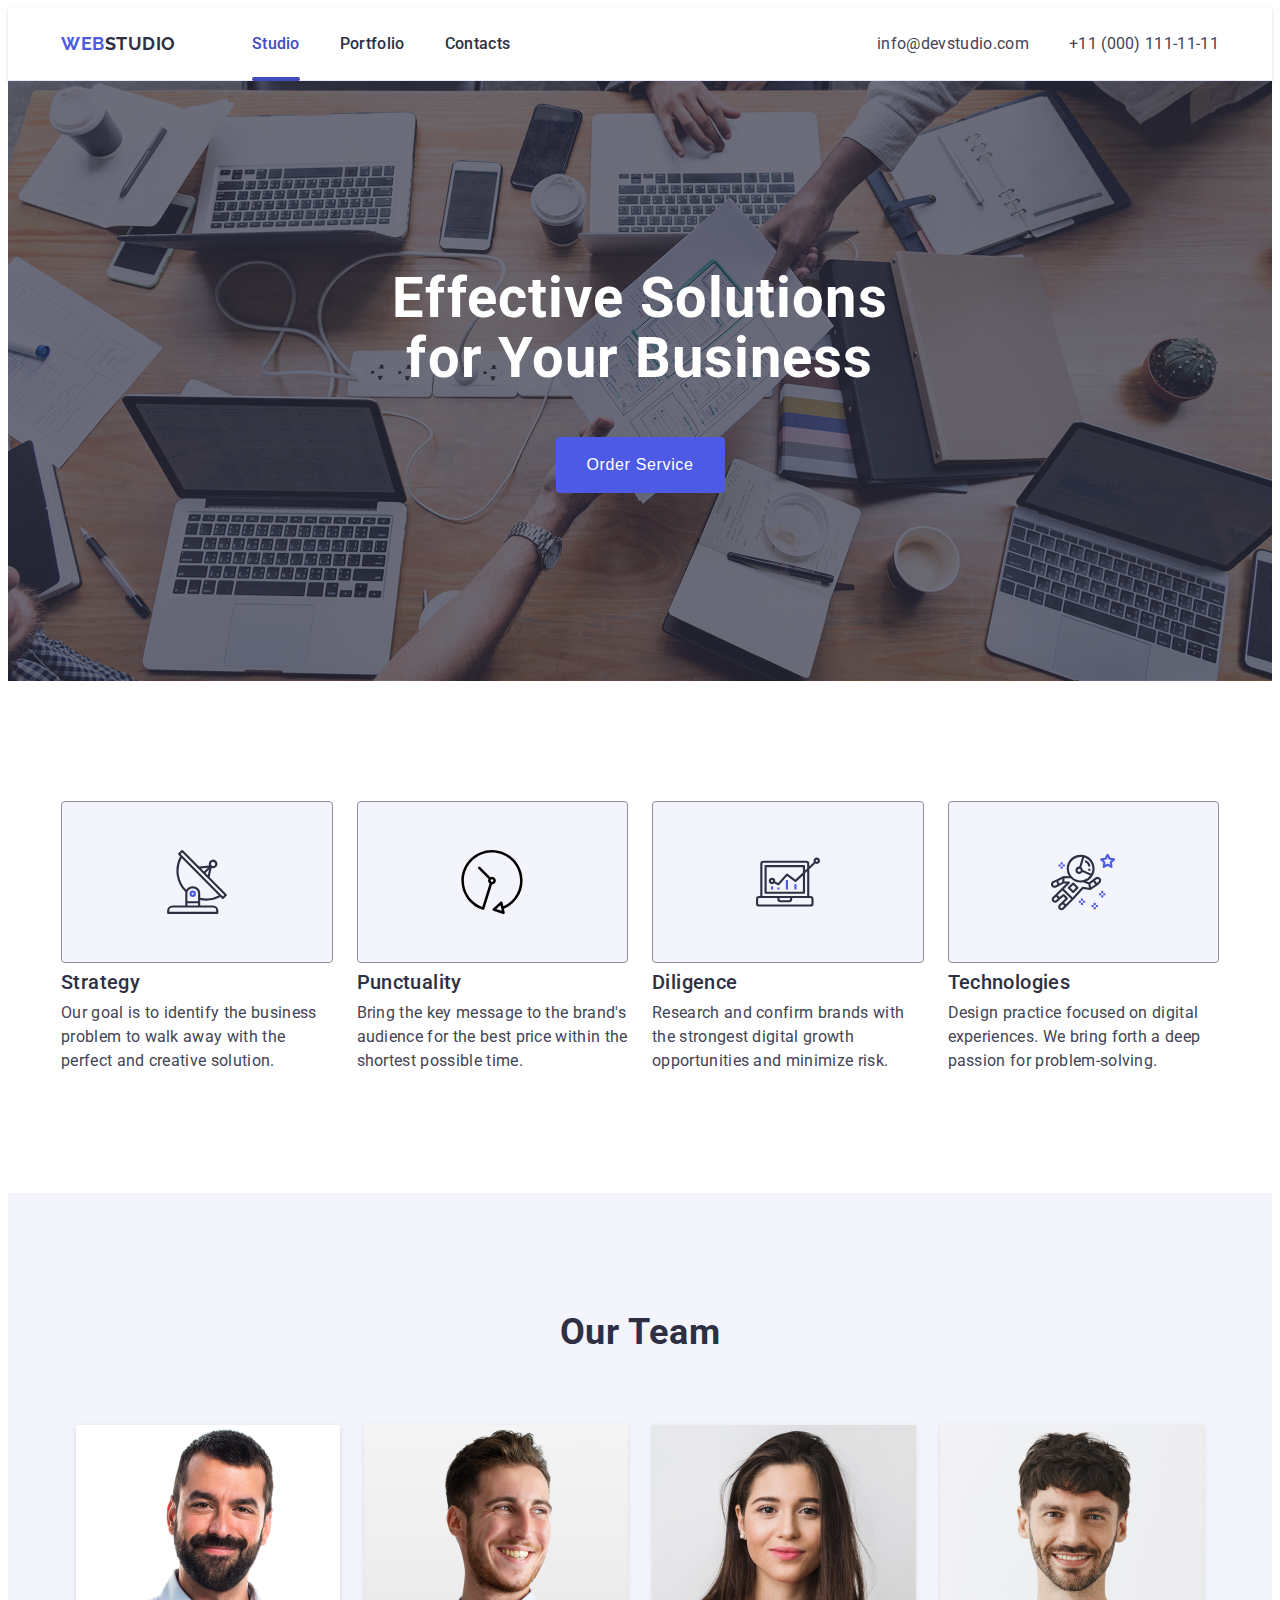
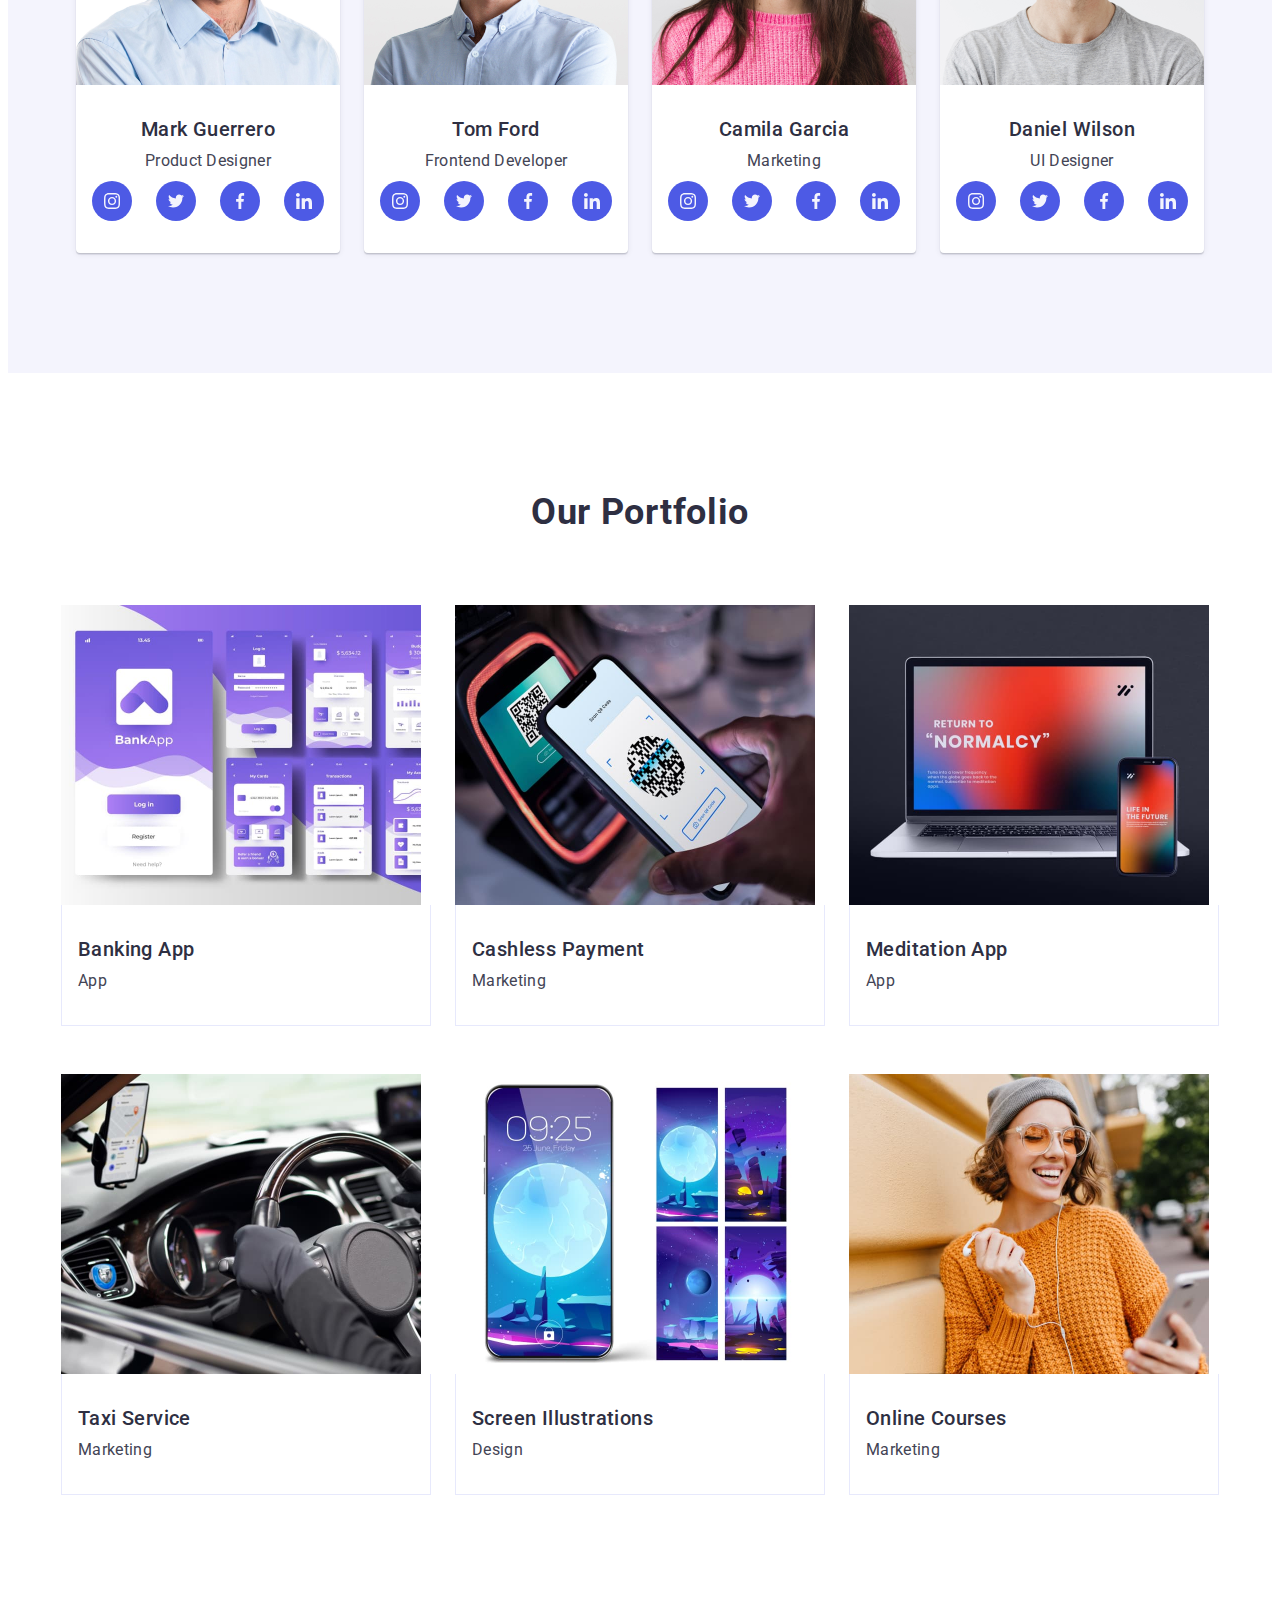
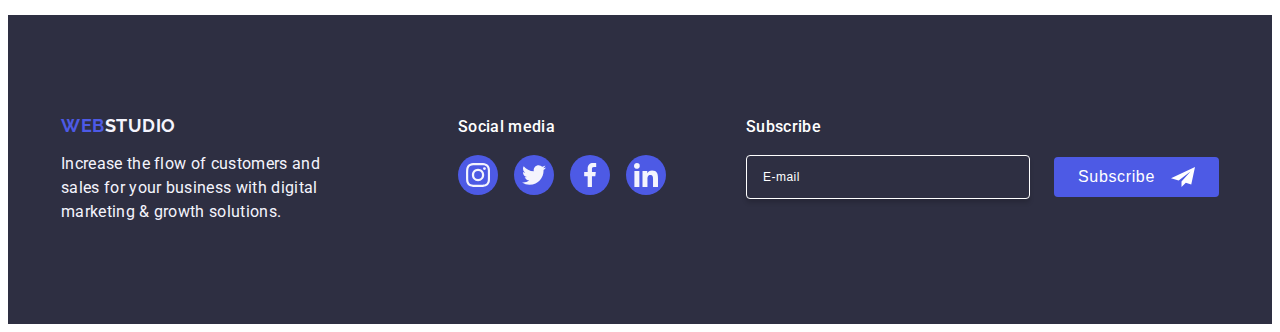
<file: index.html>
<!DOCTYPE html>
<html lang="en">
  <head>
    <meta charset="UTF-8" />
    <meta name="viewport" content="width=device-width, initial-scale=1.0" />
    <link
      rel="stylesheet"
      href="https://cdnjs.cloudflare.com/ajax/libs/modern-normalize/3.0.1/modern-normalize.min.css"
      integrity="sha512-q6WgHqiHlKyOqslT/lgBgodhd03Wp4BEqKeW6nNtlOY4quzyG3VoQKFrieaCeSnuVseNKRGpGeDU3qPmabCANg=="
      crossorigin="anonymous"
      referrerpolicy="no-referrer"
    />
    <link rel="preconnect" href="https://fonts.googleapis.com" />
    <link rel="preconnect" href="https://fonts.gstatic.com" crossorigin />
    <link
      href="https://fonts.googleapis.com/css2?family=Raleway:ital,wght@0,700;1,700&family=Roboto:wght@400;500;700&display=swap"
      rel="stylesheet"
    />
    <link rel="stylesheet" href="./css/style.css" />
    <meta name="viewport" content="width=device-width, initial-scale=1.0" />
    <title>Document</title>
  </head>
  <body>
    <header class="header-link">
      <div class="container header-container">
        <nav class="nav-link">
          <a href="./index.html" class="logo"
            >Web<span class="logo-text">Studio</span></a
          >
          <ul class="header-ul-class">
            <li>
              <a href="/" class="link-header-start">Studio</a>
            </li>
            <li>
              <a href="" class="link-header">Portfolio</a>
            </li>
            <li>
              <a href="" class="link-header">Contacts</a>
            </li>
          </ul>
        </nav>
        <address class="address-head">
          <ul class="address-class">
            <li>
              <a href="mailto:info@devstudio.com" class="address-link"
                >info@devstudio.com</a
              >
            </li>
            <li>
              <a href="tel:+110001111111" class="address-link"
                >+11 (000) 111-11-11</a
              >
            </li>
          </ul>
        </address>
        <button type="button" class="burger" data-modal-open>
          <svg height="24" width="24">
            <use href="./images/icons.svg#icon-heroicons-solid_menu"></use>
          </svg>
        </button>
      </div>
      <div class="mobile-menu" data-modal>
        <div class="container mobile-menu-container">
          <button class="mobile-menu-clouse" data-modal-close>
            <svg height="8" width="8" class="svg-icon-mobile-menu">
              <use href="./images/icons2.svg#icon-close"></use>
            </svg>
          </button>
          <nav class="mobile-menu-nav">
            <ul class="mobile-menu-nav-ul">
              <li>
                <a href="" class="mobile-menu-nav-link-start">Studio</a>
              </li>
              <li>
                <a href="" class="mobile-menu-nav-link">Portfolio</a>
              </li>
              <li>
                <a href="" class="mobile-menu-nav-link">Contacts</a>
              </li>
            </ul>
          </nav>
          <address class="mobile-menu-address">
            <ul class="mobile-menu-address-ul">
              <li>
                <a href="tel:+110001111111" class="mobile-menu-address-li-color"
                  >+11 (000) 111-11-11</a
                >
              </li>
              <li>
                <a
                  href="mailto:info@devstudio.com"
                  class="mobile-menu-address-li"
                  >info@devstudio.com</a
                >
              </li>
            </ul>
          </address>
          <div class="mobile-social-div">
            <ul class="mobile-social-ul">
              <li>
                <a href="" class="mobile-social-a">
                  <svg width="24" height="24">
                    <use
                      href="./images/icons.svg#icon-instagram"
                      class="svg-mobile-social"
                    ></use>
                  </svg>
                </a>
              </li>
              <li>
                <a href="" class="mobile-social-a">
                  <svg width="24" height="24">
                    <use
                      href="./images/icons.svg#icon-twitter"
                      class="svg-mobile-social"
                    ></use>
                  </svg>
                </a>
              </li>
              <li>
                <a href="" class="mobile-social-a">
                  <svg width="24" height="24">
                    <use
                      href="./images/icons.svg#icon-facebook"
                      class="svg-mobile-social"
                    ></use>
                  </svg>
                </a>
              </li>
              <li>
                <a href="" class="mobile-social-a">
                  <svg width="24" height="24">
                    <use
                      href="./images/icons.svg#icon-linkedin"
                      class="svg-mobile-social"
                    ></use>
                  </svg>
                </a>
              </li>
            </ul>
          </div>
        </div>
      </div>
    </header>
    <main>
      <!-- Order Servic де основна кнопка 1-->
      <section class="business">
        <div class="container">
          <h1 class="business-h">Effective Solutions for Your Business</h1>
          <button type="button" class="button-business" data-modal-1-open>
            Order Service
          </button>
        </div>
      </section>
      <!-- Опис 2-->
      <section class="opis">
        <div class="container">
          <h2 class="base-h-two-van visually-hidden">Test</h2>
          <ul class="opis-ul">
            <li class="opis-li">
              <div class="test-class">
                <svg width="64" height="64">
                  <use href="./images/icons.svg#icon-antenna"></use>
                </svg>
              </div>
              <h3 class="base-h-tri">Strategy</h3>
              <p class="base-p">
                Our goal is to identify the business problem to walk away with
                the perfect and creative solution.
              </p>
            </li>
            <li class="opis-li">
              <div class="test-class">
                <svg width="64" height="64">
                  <use href="./images/icons.svg#icon-Vector"></use>
                </svg>
              </div>
              <h3 class="base-h-tri">Punctuality</h3>
              <p class="base-p">
                Bring the key message to the brand's audience for the best price
                within the shortest possible time.
              </p>
            </li>
            <li class="opis-li">
              <div class="test-class">
                <svg width="64" height="64">
                  <use href="./images/icons.svg#icon-diagram"></use>
                </svg>
              </div>
              <h3 class="base-h-tri">Diligence</h3>
              <p class="base-p">
                Research and confirm brands with the strongest digital growth
                opportunities and minimize risk.
              </p>
            </li>
            <li class="opis-li">
              <div class="test-class">
                <svg width="64" height="64">
                  <use href="./images/icons.svg#icon-astronaut"></use>
                </svg>
              </div>
              <h3 class="base-h-tri">Technologies</h3>
              <p class="base-p">
                Design practice focused on digital experiences. We bring forth a
                deep passion for problem-solving.
              </p>
            </li>
          </ul>
        </div>
      </section>
      <!-- Команда 3-->
      <section class="comand">
        <div class="container">
          <h2 class="base-h-two-van">Our Team</h2>
          <ul class="comand-ul">
            <li class="comand-link">
              <picture>
                <source
                  srcset="
                    ./images/mobile/img-1.jpg   1x,
                    ./images/mobile/img-1@2.jpg 2x
                  "
                  media="(max-width: 767px)"
                />
                <source
                  srcset="
                    ./images/tablet/img-1.jpg   1x,
                    ./images/tablet/img-1@2.jpg 2x
                  "
                  media="(max-width: 1157px)"
                />
                <source
                  srcset="./images/img-3.jpg 1x, ./images/img-3.jpg 2x"
                  media="(min-width: 1158px)"
                />
                <img
                  src="./images/img-3.jpg"
                  alt="photo-Mark Guerrero"
                  width="264"
                  height="260"
                  class="comand-img"
                />
              </picture>
              <div class="div-comand">
                <h3 class="base-h-tri">Mark Guerrero</h3>
                <p class="base-p">Product Designer</p>
                <ul class="comand-svg-ul">
                  <li>
                    <a href="" class="comand-svg-a">
                      <svg width="16" height="16" class="svg-icon">
                        <use href="./images/icons.svg#icon-instagram"></use>
                      </svg>
                    </a>
                  </li>
                  <li>
                    <a href="" class="comand-svg-a">
                      <svg width="16" height="16" class="svg-icon">
                        <use href="./images/icons.svg#icon-twitter"></use>
                      </svg>
                    </a>
                  </li>
                  <li>
                    <a href="" class="comand-svg-a">
                      <svg width="16" height="16" class="svg-icon">
                        <use href="./images/icons.svg#icon-facebook"></use>
                      </svg>
                    </a>
                  </li>
                  <li>
                    <a href="" class="comand-svg-a">
                      <svg width="16" height="16" class="svg-icon">
                        <use href="./images/icons.svg#icon-linkedin"></use>
                      </svg>
                    </a>
                  </li>
                </ul>
              </div>
            </li>
            <li class="comand-link">
              <picture>
                <source
                  srcset="
                    ./images/mobile/img-2.jpg   1x,
                    ./images/mobile/img-2@2.jpg 2x
                  "
                  media="(max-width: 767px)"
                />
                <source
                  srcset="
                    ./images/tablet/img-2.jpg   1x,
                    ./images/tablet/img-2@2.jpg 2x
                  "
                  media="(max-width: 1157px)"
                />
                <source
                  srcset="./images/img-2.jpg 1x, ./images/img-2.jpg 2x"
                  media="(min-width: 1158px)"
                />
                <img
                  src="./images/img-2.jpg"
                  alt="photo-Mark Guerrero"
                  width="264"
                  height="260"
                  class="comand-img"
                />
              </picture>
              <div class="div-comand">
                <h3 class="base-h-tri">Tom Ford</h3>
                <p class="base-p">Frontend Developer</p>
                <ul class="comand-svg-ul">
                  <li class="comand-svg-li">
                    <a href="" class="comand-svg-a">
                      <svg width="16" height="16" class="svg-icon">
                        <use href="./images/icons.svg#icon-instagram"></use>
                      </svg>
                    </a>
                  </li>
                  <li class="comand-svg-li">
                    <a href="" class="comand-svg-a">
                      <svg width="16" height="16" class="svg-icon">
                        <use href="./images/icons.svg#icon-twitter"></use>
                      </svg>
                    </a>
                  </li>
                  <li class="comand-svg-li">
                    <a href="" class="comand-svg-a">
                      <svg width="16" height="16" class="svg-icon">
                        <use href="./images/icons.svg#icon-facebook"></use>
                      </svg>
                    </a>
                  </li>
                  <li class="comand-svg-li">
                    <a href="" class="comand-svg-a">
                      <svg width="16" height="16" class="svg-icon">
                        <use href="./images/icons.svg#icon-linkedin"></use>
                      </svg>
                    </a>
                  </li>
                </ul>
              </div>
            </li>
            <li class="comand-link">
              <picture>
                <source
                  srcset="
                    ./images/mobile/img-3.jpg   1x,
                    ./images/mobile/img-3@2.jpg 2x
                  "
                  media="(max-width: 767px)"
                />
                <source
                  srcset="
                    ./images/tablet/img-3.jpg   1x,
                    ./images/tablet/img-3@2.jpg 2x
                  "
                  media="(max-width: 1157px)"
                />
                <source
                  srcset="./images/img-1.jpg 1x, ./images/img-1.jpg 2x"
                  media="(min-width: 1158px)"
                />
                <img
                  src="./images/img-1.jpg"
                  alt="photo-Camila Garcia"
                  width="264"
                  height="260"
                  class="comand-img"
                />
              </picture>
              <div class="div-comand">
                <h3 class="base-h-tri">Camila Garcia</h3>
                <p class="base-p">Marketing</p>
                <ul class="comand-svg-ul">
                  <li class="comand-svg-li">
                    <a href="" class="comand-svg-a">
                      <svg width="16" height="16" class="svg-icon">
                        <use href="./images/icons.svg#icon-instagram"></use>
                      </svg>
                    </a>
                  </li>
                  <li class="comand-svg-li">
                    <a href="" class="comand-svg-a">
                      <svg width="16" height="16" class="svg-icon">
                        <use href="./images/icons.svg#icon-twitter"></use>
                      </svg>
                    </a>
                  </li>
                  <li class="comand-svg-li">
                    <a href="" class="comand-svg-a">
                      <svg width="16" height="16" class="svg-icon">
                        <use href="./images/icons.svg#icon-facebook"></use>
                      </svg>
                    </a>
                  </li>
                  <li class="comand-svg-li">
                    <a href="" class="comand-svg-a">
                      <svg width="16" height="16" class="svg-icon">
                        <use href="./images/icons.svg#icon-linkedin"></use>
                      </svg>
                    </a>
                  </li>
                </ul>
              </div>
            </li>
            <li class="comand-link">
              <picture>
                <source
                  srcset="
                    ./images/mobile/img-4.jpg   1x,
                    ./images/mobile/img-4@2.jpg 2x
                  "
                  media="(max-width: 767px)"
                />
                <source
                  srcset="
                    ./images/tablet/img-4.jpg   1x,
                    ./images/tablet/img-4@2.jpg 2x
                  "
                  media="(max-width: 1157px)"
                />
                <source
                  srcset="./images/img.jpg 1x, ./images/img.jpg 2x"
                  media="(min-width: 1158px)"
                />
                <img
                  src="./images/img.jpg"
                  alt="photo-Daniel Wilson"
                  width="264"
                  height="260"
                  class="comand-img"
                />
              </picture>
              <div class="div-comand">
                <h3 class="base-h-tri">Daniel Wilson</h3>
                <p class="base-p">UI Designer</p>
                <ul class="comand-svg-ul">
                  <li class="comand-svg-li">
                    <a href="" class="comand-svg-a">
                      <svg width="16" height="16" class="svg-icon">
                        <use href="./images/icons.svg#icon-instagram"></use>
                      </svg>
                    </a>
                  </li>
                  <li class="comand-svg-li">
                    <a href="" class="comand-svg-a">
                      <svg width="16" height="16" class="svg-icon">
                        <use href="./images/icons.svg#icon-twitter"></use>
                      </svg>
                    </a>
                  </li>
                  <li class="comand-svg-li">
                    <a href="" class="comand-svg-a">
                      <svg width="16" height="16" class="svg-icon">
                        <use href="./images/icons.svg#icon-facebook"></use>
                      </svg>
                    </a>
                  </li>
                  <li class="comand-svg-li">
                    <a href="" class="comand-svg-a">
                      <svg width="16" height="16" class="svg-icon">
                        <use href="./images/icons.svg#icon-linkedin"></use>
                      </svg>
                    </a>
                  </li>
                </ul>
              </div>
            </li>
          </ul>
        </div>
      </section>
      <!-- Портфоліо 4-->
      <section class="portfolio">
        <div class="container">
          <h2 class="base-h-two-van">Our Portfolio</h2>
          <ul class="portfolio-ul">
            <li class="portfolio-li">
              <div class="portfolio-wrapper">
                <picture>
                  <source
                    srcset="
                      ./images/mobile/pictures-1.jpg   1x,
                      ./images/mobile/pictures-1@2.jpg 2x
                    "
                    media="(max-width: 767px)"
                  />
                  <source
                    srcset="
                      ./images/tablet/pictures-1.jpg   1x,
                      ./images/tablet/pictures-1@2.jpg 2x
                    "
                    media="(max-width: 1157px)"
                  />
                  <source
                    srcset="./images/photo-5.jpg 1x, ./images/photo-5.jpg 2x"
                    media="(min-width: 1158px)"
                  />
                  <img
                    src="./images/photo-5.jpg"
                    alt="photo-Banking-App"
                    width="360"
                    height="300"
                  />
                </picture>
                <p class="portfilio-wrapper-text-p">
                  14 Stylish and User-Friendly App Design Concepts · Task
                  Manager App · Calorie Tracker App · Exotic Fruit Ecommerce App
                  · Cloud Storage App
                </p>
              </div>
              <div class="portfilio-div">
                <h3 class="base-h-tri">Banking App</h3>
                <p class="base-p">App</p>
              </div>
            </li>
            <li class="portfolio-li">
              <div class="portfolio-wrapper">
                <picture>
                  <source
                    srcset="
                      ./images/mobile/pictures-2.jpg   1x,
                      ./images/mobile/pictures-2@2.jpg 2x
                    "
                    media="(max-width: 767px)"
                  />
                  <source
                    srcset="
                      ./images/tablet/pictures-2.jpg   1x,
                      ./images/tablet/pictures-2@2.jpg 2x
                    "
                    media="(max-width: 1157px)"
                  />
                  <source
                    srcset="./images/photo-4.jpg 1x, ./images/photo-4.jpg 2x"
                    media="(min-width: 1158px)"
                  />
                  <img
                    src="./images/photo-4.jpg"
                    alt="photo-Cashless-Payment"
                    width="360"
                    height="300"
                  />
                </picture>
                <p class="portfilio-wrapper-text-p">
                  14 Stylish and User-Friendly App Design Concepts · Task
                  Manager App · Calorie Tracker App · Exotic Fruit Ecommerce App
                  · Cloud Storage App
                </p>
              </div>
              <div class="portfilio-div">
                <h3 class="base-h-tri">Cashless Payment</h3>
                <p class="base-p">Marketing</p>
              </div>
            </li>
            <li class="portfolio-li">
              <div class="portfolio-wrapper">
                <picture>
                  <source
                    srcset="
                      ./images/mobile/pictures-3.jpg   1x,
                      ./images/mobile/pictures-3@2.jpg 2x
                    "
                    media="(max-width: 767px)"
                  />
                  <source
                    srcset="
                      ./images/tablet/pictures-3.jpg   1x,
                      ./images/tablet/pictures-3@2.jpg 2x
                    "
                    media="(max-width: 1157px)"
                  />
                  <source
                    srcset="./images/photo-3.jpg 1x, ./images/photo-3.jpg 2x"
                    media="(min-width: 1158px)"
                  />
                  <img
                    src="./images/photo-3.jpg"
                    alt="photo-Meditation"
                    width="360"
                    height="300"
                  />
                </picture>
                <p class="portfilio-wrapper-text-p">
                  14 Stylish and User-Friendly App Design Concepts · Task
                  Manager App · Calorie Tracker App · Exotic Fruit Ecommerce App
                  · Cloud Storage App
                </p>
              </div>
              <div class="portfilio-div">
                <h3 class="base-h-tri">Meditation App</h3>
                <p class="base-p">App</p>
              </div>
            </li>
            <li class="portfolio-li">
              <div class="portfolio-wrapper">
                <picture>
                  <source
                    srcset="
                      ./images/mobile/pictures-4.jpg   1x,
                      ./images/mobile/pictures-4@2.jpg 2x
                    "
                    media="(max-width: 767px)"
                  />
                  <source
                    srcset="
                      ./images/tablet/pictures-4.jpg   1x,
                      ./images/tablet/pictures-4@2.jpg 2x
                    "
                    media="(max-width: 1157px)"
                  />
                  <source
                    srcset="./images/photo-2.jpg 1x, ./images/photo-2.jpg 2x"
                    media="(min-width: 1158px)"
                  />
                  <img
                    src="./images/photo-2.jpg"
                    alt="photo-Taxi"
                    width="360"
                    height="300"
                  />
                </picture>
                <p class="portfilio-wrapper-text-p">
                  14 Stylish and User-Friendly App Design Concepts · Task
                  Manager App · Calorie Tracker App · Exotic Fruit Ecommerce App
                  · Cloud Storage App
                </p>
              </div>
              <div class="portfilio-div">
                <h3 class="base-h-tri">Taxi Service</h3>
                <p class="base-p">Marketing</p>
              </div>
            </li>
            <li class="portfolio-li">
              <div class="portfolio-wrapper">
                <picture>
                  <source
                    srcset="
                      ./images/mobile/pictures-5.jpg   1x,
                      ./images/mobile/pictures-5@2.jpg 2x
                    "
                    media="(max-width: 767px)"
                  />
                  <source
                    srcset="
                      ./images/tablet/pictures-5.jpg   1x,
                      ./images/tablet/pictures-5@2.jpg 2x
                    "
                    media="(max-width: 1157px)"
                  />
                  <source
                    srcset="./images/photo-1.jpg 1x, ./images/photo-1.jpg 2x"
                    media="(min-width: 1158px)"
                  />
                  <img
                    src="./images/photo-1.jpg"
                    alt="photo-Screen-Illustrations"
                    width="360"
                    height="300"
                  />
                </picture>
                <p class="portfilio-wrapper-text-p">
                  14 Stylish and User-Friendly App Design Concepts · Task
                  Manager App · Calorie Tracker App · Exotic Fruit Ecommerce App
                  · Cloud Storage App
                </p>
              </div>
              <div class="portfilio-div">
                <h3 class="base-h-tri">Screen Illustrations</h3>
                <p class="base-p">Design</p>
              </div>
            </li>
            <li class="portfolio-li">
              <div class="portfolio-wrapper">
                <picture>
                  <source
                    srcset="
                      ./images/mobile/pictures-6.jpg   1x,
                      ./images/mobile/pictures-6@2.jpg 2x
                    "
                    media="(max-width: 767px)"
                  />
                  <source
                    srcset="
                      ./images/tablet/pictures-6.jpg   1x,
                      ./images/tablet/pictures-6@2.jpg 2x
                    "
                    media="(max-width: 1157px)"
                  />
                  <source
                    srcset="./images/photo.jpg 1x, ./images/photo.jpg 2x"
                    media="(min-width: 1158px)"
                  />
                  <img
                    src="./images/photo.jpg"
                    alt="photo-Online-Courses"
                    width="360"
                    height="300"
                  />
                </picture>
                <p class="portfilio-wrapper-text-p">
                  14 Stylish and User-Friendly App Design Concepts · Task
                  Manager App · Calorie Tracker App · Exotic Fruit Ecommerce App
                  · Cloud Storage App
                </p>
              </div>
              <div class="portfilio-div">
                <h3 class="base-h-tri">Online Courses</h3>
                <p class="base-p">Marketing</p>
              </div>
            </li>
          </ul>
        </div>
      </section>
    </main>
    <footer class="footer">
      <div class="container footer-container">
        <div class="footer-logo">
          <a href="./index.html" class="logo-futer"
            >Web<span class="logo-futer-span">Studio</span></a
          >
          <p class="footer-p">
            Increase the flow of customers and sales for your business with
            digital marketing & growth solutions.
          </p>
        </div>
        <div class="footer-link">
          <p class="footer-text">Social media</p>
          <ul class="footer-svg-ul">
            <li class="footer-svg-li">
              <a href="" class="footer-svg-a">
                <svg width="24" height="24" class="svg-icon">
                  <use href="./images/icons.svg#icon-instagram"></use>
                </svg>
              </a>
            </li>
            <li class="footer-svg-li">
              <a href="" class="footer-svg-a">
                <svg width="24" height="24" class="svg-icon">
                  <use href="./images/icons.svg#icon-twitter"></use>
                </svg>
              </a>
            </li>
            <li class="footer-svg-li">
              <a href="" class="footer-svg-a">
                <svg width="24" height="24" class="svg-icon">
                  <use href="./images/icons.svg#icon-facebook"></use>
                </svg>
              </a>
            </li>
            <li class="footer-svg-li">
              <a href="" class="footer-svg-a">
                <svg width="24" height="24" class="svg-icon">
                  <use href="./images/icons.svg#icon-linkedin"></use>
                </svg>
              </a>
            </li>
          </ul>
        </div>
        <div class="footer-form-div">
          <p class="footer-form-text">Subscribe</p>
          <form class="footer-form">
            <label for="footer-input" class="footer-form-label">
              <input
                type="email"
                class="footer-input"
                id="footer-input"
                name="footer-input"
                placeholder="E-mail"
              />
            </label>
            <button type="submit" class="bt-ft-form">
              Subscribe
              <svg height="24" width="24" class="svg-icon-footer-form">
                <use href="./images/telegram.svg#icon-telegram"></use>
              </svg>
            </button>
          </form>
        </div>
      </div>
    </footer>
    <!-- is-open -->
    <div class="modal-overlay" data-modal-1>
      <div class="modal">
        <button type="button" class="modal-button-close" data-modal-1-close>
          <svg width="8" height="8" class="svg-icon-modal">
            <use href="./images/icons2.svg#icon-close"></use>
          </svg>
        </button>
        <p class="modal-text">Leave your contacts and we will call you back</p>
        <form>
          <div class="modal-form">
            <label for="user-name" class="label-text">Name</label>
            <div class="modal-input-div">
              <input
                type="text"
                name="user-name"
                id="user-name"
                class="modal-input"
              />
              <svg width="18" height="24" class="svg-icon-input">
                <use href="./images/icons2.svg#icon-boy"></use>
              </svg>
            </div>
          </div>
          <div class="modal-form">
            <label for="user-phone" class="label-text">Phone</label>
            <div class="modal-input-div">
              <input
                type="tel"
                name="user-phone"
                id="user-phone"
                class="modal-input"
              />
              <svg width="18" height="24" class="svg-icon-input">
                <use href="./images/icons2.svg#icon-tell"></use>
              </svg>
            </div>
          </div>
          <div class="modal-form">
            <label for="user-email" class="label-text">Email</label>
            <div class="modal-input-div">
              <input
                type="email"
                name="user-email"
                id="user-email"
                class="modal-input"
              />
              <svg width="18" height="24" class="svg-icon-input">
                <use href="./images/icons2.svg#icon-email"></use>
              </svg>
            </div>
          </div>
          <div class="modal-user-comment">
            <label for="user-comment" class="label-text">Comment</label>
            <textarea
              id="user-comment"
              name="user-comment"
              placeholder="Text input"
              class="textarea-form"
            ></textarea>
          </div>
          <div class="modal-cheackbox">
            <input
              type="checkbox"
              class="visually-hidden"
              id="user-privacy"
              name="user-privacy"
              value="true"
            />
            <label for="user-privacy" class="user-privacy"
              ><span class="modal-checkbox-span"
                ><svg width="10" height="8">
                  <use href="./images/acpt.svg#icon-acpt"></use></svg></span
              >I accept the terms and conditions of the
              <a href="" class="form-link">Privacy Policy</a>
            </label>
          </div>
          <button type="button" class="modal-button-send">Send</button>
        </form>
      </div>
    </div>
    <script src="./js/modal.js"></script>
    <script src="./js/modal-1.js"></script>
  </body>
</html>
</file>
<file: css/style.css>
body {
    font-family: "Roboto", sans-serif;
    background-color: #fff;
    color: #434455;
}

img {
    display: block;
    max-width: 100%;
}

h1,
h2,
h3,
h4,
h5,
h6,
p,
ul,
ol {
    margin: 0;
    padding: 0;
    list-style: none;
    /* Для <ul>, щоб скинути стилі маркерів */
    font-size: inherit;
    /* Успадкувати розмір шрифту для консистентності */
    font-family: inherit;
    /* Успадкувати шрифт */
}
ul,
ol {
    list-style-type: none;
}

a {
    text-decoration: none;
}
.visually-hidden {
    position: absolute;
    width: 1px;
    height: 1px;
    margin: -1px;
    border: 0;
    padding: 0;
    white-space: nowrap;
    clip-path: inset(100%);
    clip: rect(0 0 0 0);
    overflow: hidden;
}
.button{
    cursor: pointer;
}
.dis {
    display: none;
}
/* Header */
.container{
    max-width: 320px;
    margin: 0 auto;
    padding: 0 16px;
}
.header-ul-class, .address-head{
    display: none;
}
.header-container{
    display: flex;
    justify-content: space-between;
    align-items: center;
    padding-top: 16px;
    padding-bottom: 16px;
}
.logo {
    font-family: "Raleway", sans-serif;
    font-weight: 700;
    font-size: 18px;
    line-height: 1.17;
    letter-spacing: 0.03em;
    text-transform: uppercase;
    color: #4d5ae5;
    display: flex;
    margin-right: 76px;
}

.logo-text {
    color: #2e2f42;
}
.header-link {
    border-bottom: 1px solid #e7e9fc;
    box-shadow: 0px 2px 1px rgba(46, 47, 66, 0.08),
        0px 1px 1px rgba(46, 47, 66, 0.16),
        0px 1px 6px rgba(46, 47, 66, 0.08);
}
.burger{
    border: none;
    background-color: transparent;
}
.mobile-menu-address-li-color{
    font-weight: 500;
    font-size: 20px;
    line-height: 1.2;
    letter-spacing: 0.02em;
    color: #4d5ae5;
}
@media screen and (min-width: 768px) {
    .container {
    max-width: 768px;
    }
    .header-container {
    padding: 0 16px;
    }
    .burger{
        display: none;
    }
    .header-ul-class, .address-head{
        display: block;
    }
    .nav-link{
        display: flex;
        align-items: center;
    }
    .header-ul-class{
        display: flex;
        align-items: center;
        gap: 40px;
    }
    .link-header {
        display: block;
        font-weight: 500;
        font-size: 16px;
        line-height: 1.5;
        letter-spacing: 0.02em;
        color: #2e2f42;
    }
    .link-header-start {
        display: block;
        font-weight: 500;
        font-size: 16px;
        line-height: 1.5;
        letter-spacing: 0.02em;
        color: #404bbf;
        padding-bottom: 24px;
        padding-top: 24px;
        position: relative;
        transition: color 250ms cubic-bezier(0.4, 0, 0.2, 1);
    }
    .link-header-start::after {
        content: '';
        border-radius: 2px;
        left: 0;
        bottom: -1px;
        width: 48px;
        height: 4px;
        position: absolute;
        background-color: #404bbf;
    }
    .link-header:focus,
    .link-header:hover {
        color: #404BBF;
    }
    .address-link {
        display: block;
        font-size: 12px;
        line-height: 1.67;
        letter-spacing: 0.04em;
        color: #434455;
        font-style: normal;
        transition: color 250ms cubic-bezier(0.4, 0, 0.2, 1);
    }

    .address-link:focus,
    .address-link:hover {
        color: #404BBF;
    }
    .address-class{
        display: flex;
        flex-direction: column;
        gap: 12px;
    }
}
@media screen and (min-width: 1158px){
    .container {
        max-width: 1158px;
    }
    .header-container {
        padding: 0 15px;
    }
    .address-class{
        flex-direction: row;
        gap: 40px;
    }
    .address-link{
        font-size: 16px;
        line-height: 1.5;
        letter-spacing: 0.02em;
    }
}
/* Mobile Menu */

.mobile-menu {
    position: fixed;
    top: 0px;
    left: 0px;
    width: 100%;
    height: 100%;
    background-color: #fff;
    z-index: 1000;
    opacity: 0;
    visibility: hidden;
    pointer-events: none;
    transition: opacity 250ms cubic-bezier(0.4, 0, 0.2, 1),
        visibility 250ms cubic-bezier(0.4, 0, 0.2, 1);
}
.mobile-menu.is-open{
    opacity: 1;
    visibility: visible;
    pointer-events: auto;
}
.mobile-menu-container{
    position: relative;
}
.mobile-menu-clouse{
    position: absolute;
    top: 24px;
    right: 24px;
    display: flex;
    align-items: center;
    justify-content: center;
    width: 24px;
    height: 24px;
    border-radius: 100%;
    background-color: transparent;
    border: 1px solid #e7e9fc;
    transition: background-color 250ms cubic-bezier(0.4, 0, 0.2, 1);
}
.mobile-menu-clouse:focus, .mobile-menu-clouse:hover{
    background-color: #404BBF;
}
.svg-icon-mobile-menu{
    fill: #2E2F42;
    transition: fill 250ms cubic-bezier(0.4, 0, 0.2, 1);
}
.svg-icon-mobile-menu:focus, .svg-icon-mobile-menu:hover{
    fill: #F4F4FD;
}
.mobile-menu-container{
    padding-top: 72px;
    padding-bottom: 40px;
    display: flex;
    flex-direction: column;
    height: 100%;
}
.mobile-menu-nav-ul{
    display: flex;
    flex-direction: column;
    gap: 40px;
}
.mobile-menu-nav-link-start{
    font-weight: 700;
    font-size: 36px;
    line-height: 1.11;
    letter-spacing: 0.02em;
    color: #404bbf;
}
.mobile-menu-nav-link{
    font-weight: 700;
    font-size: 36px;
    line-height: 1.11;
    letter-spacing: 0.02em;
    color: #2e2f42;
}
.mobile-menu-address{
    margin-top: auto;
    font-style: normal;
}
.mobile-menu-address-ul{
    display: flex;
    flex-direction: column;
    gap: 24px;
}
.mobile-menu-address-li{
    font-weight: 500;
    font-size: 20px;
    line-height: 1.2;
    letter-spacing: 0.02em;
    color: #434455;
}
.mobile-menu-address-li:focus, .mobile-menu-address-li:hover{
    color: #404BBF;
}
.mobile-social-div{
    margin-top: 48px;
}
.mobile-social-ul{
    display: flex;
    gap: 40px;
}
.mobile-social-a{
    background-color: #404BBF;
    height: 40px;
    width: 40px;
    display: flex;
    align-items: center;
    justify-content: center;
    border-radius: 100%;
    transition: background-color 250ms cubic-bezier(0.4, 0, 0.2, 1);
}
.svg-mobile-social {
    fill: #F4F4FD;
}
.mobile-social-a:focus, .mobile-social-a:hover{
    background-color: #31D0AA;
}
@media screen and (min-width: 768px) {
    .mobile-menu {
        display: none;
    }
}
/* Business */
.business {
    background-color: #2e2f42;
    background-image: linear-gradient(rgba(46, 47, 66, 0.7),
            rgba(46, 47, 66, 0.7)),
        image-set(url(../images/people-office-mobile.png) 1x, url(../images/people-office-mobile@2.png) 2x);
    background-repeat: no-repeat;
    background-position: center;
    background-size: cover;
    padding-top: 72px;
    padding-bottom: 72px;
    margin: 0 auto;
}

.business-h {
    font-weight: 700;
    font-size: 36px;
    line-height: 1.11;
    letter-spacing: 0.02em;
    text-align: center;
    color: #fff;
    max-width: 216px;
    margin: 0 auto;
    margin-bottom: 48px;
}

.button-business {
    display: block;
    border: none;
    font-weight: 500;
    font-size: 16px;
    line-height: 1.5;
    letter-spacing: 0.04em;
    color: #fff;
    background-color: #4d5ae5;
    cursor: pointer;
    height: 56px;
    min-width: 169px;
    margin: 0 auto;
    border-radius: 4px;
    transition: background-color 250ms cubic-bezier(0.4, 0, 0.2, 1);
}

.button-business:focus,
.button-business:hover {
    background-color: #404BBF;
}
@media screen and (min-width: 768px) {
    .business {
        padding-top: 112px;
        padding-bottom: 112px;
        background-image: linear-gradient(rgba(46, 47, 66, 0.7),
                rgba(46, 47, 66, 0.7)),
        image-set(url(../images/people-office-tablet.jpg) 1x, url(../images/people-office-tablet@2.jpg) 2x);
    }
    .business-h {
        max-width: 496px;
        font-size: 56px;
        line-height: 1.07;
    }
}
@media screen and (min-width: 1158px) {
    .business {
        padding-top: 188px;
        padding-bottom: 188px;
        max-width: 1440px;
        background-image: linear-gradient(rgba(46, 47, 66, 0.7),
            rgba(46, 47, 66, 0.7)),
        image-set(url(../images/people-office.jpg) 1x, url(../images/people-office@2.jpg) 2x);
    }
}
/* Opis */
.opis-ul {
    display: flex;
    flex-wrap: wrap;
    gap: 72px;
}
.test-class {
    display: none;
}
.base-h-tri {
    font-weight: 500;
    font-size: 36px;
    line-height: 1.11;
    letter-spacing: 0.02em;
    color: #2e2f42;
    margin-bottom: 8px;
}
.opis .base-h-tri {
    text-align: center;
}
.base-p {
    font-weight: 500;
    font-size: 16px;
    line-height: 1.5;
    letter-spacing: 0.02em;
}
.opis{
    padding-top: 96px;
    padding-bottom: 96px;
}
@media screen and (min-width: 768px) {
    .opis-ul {
        column-gap: 24px;
        row-gap: 72px;
    }
    .opis-li {
        width: calc((100% - 24px) / 2);
    }
    .opis .base-h-tri {
        text-align: start;
    }
}
@media screen and (min-width: 1158px) {
    .opis-ul {
        gap: 24px;
    }
    .opis .base-h-tri {
        text-align: start;
    }
    .opis-li {
        width: calc((100% - 72px) / 4);
    }
    .test-class {
        display: flex;
        align-items: center;
        justify-content: center;
        background-color: #f4f4fd;
        border-radius: 4px;
        border: 1px solid #8e8f99;
        margin-bottom: 8px;
        padding-top: 24px;
        padding-bottom: 24px;
        height: 112px;
    }
    .opis {
        padding-top: 120px;
        padding-bottom: 120px;
    }
    .base-h-tri {
        font-weight: 500;
        font-size: 20px;
        line-height: 1.12;
    }
    .base-p {
        font-weight: 400;
    }
}
/* Comand */
.base-h-two-van {
    font-weight: 700;
    font-size: 36px;
    line-height: 1.11;
    letter-spacing: 0.02em;
    text-align: center;
    color: #2e2f42;
    text-transform: capitalize;
    margin-bottom: 72px;
}
.div-comand .base-h-tri{
    font-size: 20px;
    line-height: 1.2;
    color: #2e2f42;
    text-align: center;
}
.div-comand .base-p {
    font-weight: 400;
    text-align: center;
    color: #434455;
    padding-bottom: 8px;
}
.comand-link{
    max-width: 264px;
    overflow: hidden;
    background-color: #fff;
    border-radius: 0 0 4px 4px;
    overflow: hidden;
    box-shadow: 0px 1px 6px rgba(46, 47, 66, 0.08),
            0px 1px 1px rgba(46, 47, 66, 0.16),
            0px 2px 1px rgba(46, 47, 66, 0.08);
}
.comand-ul {
    display: flex;
    gap: 24px;
    justify-content: center;
    flex-wrap: wrap;
}
.div-comand {
    padding: 32px 0;
    text-align: center;
}
.comand-svg-ul {
    display: flex;
    flex-direction: row;
    gap: 24px;
    display: flex;
    justify-content: center;
}
.comand-svg-a {
    background-color: #4D5AE5;
    border-radius: 50%;
    width: 40px;
    height: 40px;
    display: flex;
    align-items: center;
    justify-content: center;
    transition: background-color 250ms cubic-bezier(0.4, 0, 0.2, 1);
}

.svg-icon {
    fill: #f4f4fd;
}

.comand-svg-a:hover,
.comand-svg-a:focus {
    background-color: #404bbf;
}
.comand {
    padding-top: 96px;
    padding-bottom: 72px;
    background-color: #f4f4fd;
}
@media screen and (min-width: 768px) {
    .comand-ul {
        column-gap: 24px;
        row-gap: 64px;
    }

    .comand-link {
        flex-basis: calc((100% - 24px) / 2);
    }
}
@media screen and (min-width: 1158px){
    .comand-ul {
        gap: 24px;
    }
    
    .comand-link {
        flex-basis: calc((100% - 72px) / 4);
    }
    .comand {
        padding-top: 120px;
        padding-bottom: 120px;
    }
}
/* Portfolio */
.portfolio {
    padding-top: 96px;
    padding-bottom: 96px;
}
.portfolio-ul {
    display: flex;
    gap: 48px;
    flex-wrap: wrap;
}
.portfolio-li {
    box-shadow: 0px 1px 6px rgba(46, 47, 66, 0.08),
            0px 1px 1px rgba(46, 47, 66, 0.16),
            0px 2px 1px rgba(46, 47, 66, 0.08);
}
.portfilio-div {
    border-bottom: 1px solid #e7e9fc;
    border-left: 1px solid #e7e9fc;
    border-right: 1px solid #e7e9fc;
    padding: 32px 16px;
}
.portfilio-wrapper-text-p{
    display: none;
}
.portfilio-div .base-h-tri{
    font-size: 20px;
    line-height: 1.2;
}
.portfilio-div .base-p{
    font-weight: 400;
    color: #434455;
}
@media screen and (min-width: 768px) {
    .portfolio-ul {
        column-gap: 24px;
        row-gap: 64px;
    }
    .portfolio-li {
        flex-basis: calc((100% - 24px) / 2);
    }
}
@media screen and (min-width: 1158px) {
    .portfolio-ul {
        column-gap: 24px;
        row-gap: 48px;
    }

    .portfolio-li {
        flex-basis: calc((100% - 48px) / 3);
        box-shadow: none;
        transition: box-shadow 250ms cubic-bezier(0.4, 0, 0.2, 1);
    }
    .portfolio-li:hover {
        box-shadow: 0px 1px 6px rgba(46, 47, 66, 0.08),
            0px 1px 1px rgba(46, 47, 66, 0.16),
            0px 2px 1px rgba(46, 47, 66, 0.08);
    }
    .portfolio-li:hover .portfilio-wrapper-text-p {
        transform: translateY(0);
    }
    .portfilio-wrapper-text-p {
        background-color: #4d5ae5;
        display: block;
        color: #f4f4fd;
        position: absolute;
        top: 0;
        left: 0;
        width: 100%;
        height: 100%;
        transform: translateY(100%);
        transition: transform 250ms cubic-bezier(0.4, 0, 0.2, 1);
        padding: 40px 32px;
        font-weight: 400;
        font-size: 16px;
        line-height: 1.5;
        letter-spacing: 0.02em;
    }
    .portfolio-wrapper {
        position: relative;
        overflow: hidden;
        transition: box-shadow 250ms cubic-bezier(0.4, 0, 0.2, 1);
    }
    .portfolio{
        padding-bottom: 120px;
        padding-top: 120px;
    }
}
/* Footer */
.footer {
    background-color: #2e2f42;
    padding-top: 96px;
    padding-bottom: 96px;
}
.footer-container {
    display: flex;
    flex-direction: column;
}
.footer-logo{
    text-align: center;    
}
.logo-futer {
    font-family: "Raleway", sans-serif;
    font-weight: 700;
    font-size: 18px;
    line-height: 1.17;
    letter-spacing: 0.03em;
    text-transform: uppercase;
    color: #4d5ae5;
    display: inline-block;
    margin-bottom: 16px;
}

.logo-futer-span {
    color: #f4f4fd;
}

.footer-p {
    font-size: 16px;
    line-height: 1.5;
    letter-spacing: 0.02em;
    color: #f4f4fd;
    max-width: 288px;
    text-align: start;
    color: #f4f4fd;
}
.footer-svg-ul {
    display: flex;
    flex-direction: row;
    gap: 16px;
    justify-content: center;
}

.footer-svg-a {
    background-color: #4D5AE5;
    border-radius: 50%;
    width: 40px;
    height: 40px;
    display: flex;
    align-items: center;
    justify-content: center;
    transition: background-color 250ms cubic-bezier(0.4, 0, 0.2, 1);
}

.fotter-svg ul li svg {
    fill: white;
}
.footer-text {
    font-weight: 500;
    font-size: 16px;
    line-height: 1.5;
    letter-spacing: 0.02em;
    color: #fff;
    margin-bottom: 16px;
    text-align: center;
}
.footer-form-div {
    margin-top: 72px;
}

.footer-form-text {
    font-weight: 500;
    font-size: 16px;
    line-height: 1.5;
    letter-spacing: 0.02em;
    color: #fff;
    margin-bottom: 16px;
    text-align: center;
}
.footer-link{
    margin-top: 72px;
}
.footer-form {
    display: flex;
    gap: 24px;
    flex-direction: column;
    align-items: center;
}
.footer-input {
    border: 1px solid #fff;
    border-radius: 4px;
    min-width: 288px;
    height: 40px;
    opacity: 0.6;
    outline: transparent;
    background-color: transparent;
    padding-left: 16px;
    box-shadow: 0px 4px 4px rgba(0, 0, 0, 0.15);
    /* text */
    font-weight: 400;
    font-size: 12px;
    /* line-height: 24px; */
    line-height: 2;
    letter-spacing: 0.04em;
    color: #fff;
    transition: border-color 250ms cubic-bezier(0.4, 0, 0.2, 1);
}
.footer-input:focus {
    border-color: #4D5AE5;
    opacity: 0.8;
}
.bt-ft-form {
    display: flex;
    align-items: center;
    justify-content: center;
    border-radius: 4px;
    padding: 8px 24px;
    min-width: 165px;
    height: 40px;
    background-color: #4d5ae5;
    border: none;
    /* text */
    font-weight: 500;
    font-size: 16px;
    line-height: 1.5;
    letter-spacing: 0.04em;
    color: #fff;
    transition: background-color 250ms cubic-bezier(0.4, 0, 0.2, 1);
    cursor: pointer;
}

.svg-icon-footer-form {
    fill: #fff;
    margin-left: 16px;
}
@media screen and (min-width: 768px) {
    .footer-container{
        flex-direction: row;
        flex-wrap: wrap;
        row-gap: 72px;
        column-gap: 24px;
        width: 584px;
    }
    .footer-link{
        margin-top: 0;
    }
    .footer-form-div{  
        margin-top: 0;
    }
    .footer-logo {
        min-width: 264px;
    }
    .footer-form {
        display: flex;
        flex-direction: row;
        gap: 24px;
    }   
    .footer-form-text{
        text-align: start;
    }
    .footer-text{
        text-align: start;
    }
    .footer-logo {
    text-align: start;
    }    
}
@media screen and (min-width: 1158px) {
.footer {
        padding-top: 100px;
        padding-bottom: 100px;
    }
    .footer-container{
        gap: 0;
        flex-wrap: nowrap;
        width: 1158px;
    }
    .footer-logo{
        text-align: start;
    }
    .footer-logo{
        margin-right: 120px;
    }
    .footer-link{
        margin-right: 80px;
    }
    .footer-input {
        min-width: 264px;
        opacity: 1;
    }
    .bt-ft-form:hover, .bt-ft-form:focus {
        background-color: #404BBF;
    }
    .footer-input::placeholder {
        color: #fff;
    }
    .footer-svg-a:hover,
    .footer-svg-a:focus {
        background-color: #31D0AA;
    }
}
/* Modal */
.modal-overlay {
    position: fixed;
    width: 100%;
    top: 0;
    bottom: 0;
    z-index: 999;
    display: flex;
    justify-content: center;
    align-items: center;
    background-color: rgba(46, 47, 66, 0.4);
    opacity: 0;
    pointer-events: none;
    transition: opacity 250ms cubic-bezier(0.4, 0, 0.2, 1), visibility 250ms cubic-bezier(0.4, 0, 0.2, 1);
}

.is-open {
    opacity: 1;
    pointer-events: auto;
}
.modal {
    position: absolute;
    top: 50%;
    left: 50%;
    padding: 72px 24px 24px 24px;
    transform: translate(-50%, -50%);
    width: 288px;
    min-height: 584px;
    background-color: #fcfcfc;
    box-shadow: 0px 1px 1px rgba(0, 0, 0, 0.14),
        0px 1px 3px rgba(0, 0, 0, 0.12),
        0px 2px 1px rgba(0, 0, 0, 0.2);
    /* f */
    border-radius: 4px;
    transition: transform 250ms cubic-bezier(0.4, 0, 0.2, 1);
}
.modal-button-send {
    border-radius: 4px;
    padding: 16px 32px;
    min-width: 169px;
    height: 56px;
    border: none;
    box-shadow: 0 4px 4px 0 rgba(0, 0, 0, 0.15);
    background: #4d5ae5;
    display: block;
    margin-left: auto;
    margin-right: auto;
    cursor: pointer;
    transition: background-color 250ms cubic-bezier(0.4, 0, 0.2, 1);
    /* Text */
    font-family: "Roboto", sans-serif;
    font-weight: 500;
    font-size: 16px;
    line-height: 1.5;
    letter-spacing: 0.04em;
    text-align: center;
    color: #ffffff;
}
.modal-button-send:hover {
    background-color: #404BBF;
}
.modal-button-close {
    width: 24px;
    height: 24px;
    background-color: #e7e9fc;
    transition: background-color 250ms cubic-bezier(0.4, 0, 0.2, 1), border 250ms cubic-bezier(0.4, 0, 0.2, 1);
    border-radius: 50%;
    border: 1px solid rgba(0, 0, 0, 0.1);
    padding: 0;
    position: absolute;
    top: 24px;
    right: 24px;
    cursor: pointer;
    fill: #2e2f42;
    display: flex;
    justify-content: center;
    align-items: center;
}
.svg-icon-modal {
    transition: fill 250ms cubic-bezier(0.4, 0, 0.2, 1);
}

.modal-button-close:hover,
.modal-button-close:focus {
    background-color: #404BBF;
    fill: #ffffff;
    border: none;
}
.modal-text {
    font-weight: 500;
    font-size: 16px;
    /* line-height: 24px; */
    line-height: 1.5;
    letter-spacing: 0.02em;
    text-align: center;
    color: #2e2f42;
    margin-bottom: 16px;
}

.label-text {
    font-weight: 400;
    font-size: 12px;
    /* line-height: 14px; */
    line-height: 1.17;
    letter-spacing: 0.04em;
    color: #8e8f99;
    display: block;
    margin-bottom: 4px;
}
.modal-input {
    border: 1px solid rgba(46, 47, 66, 0.4);
    border-radius: 4px;
    height: 40px;
    width: 100%;
    background-color: transparent;
    padding-left: 38px;
    outline: transparent;
    transition: border-color 250ms cubic-bezier(0.4, 0, 0.2, 1);
}
.modal-input:focus {
    border-color: #4D5AE5;
}
.modal-input-div {
    position: relative;
}
.svg-icon-input {
    position: absolute;
    left: 16px;
    top: 50%;
    transform: translateY(-50%);
    fill: #2E2F42;
    transition: fill 250ms cubic-bezier(0.4, 0, 0.2, 1);
}
.modal-input:focus+.svg-icon-input {
    fill: #4D5AE5;
}
.textarea-form {
    width: 100%;
    height: 120px;
    resize: none;
    background-color: transparent;
    padding: 8px 16px;
    /* text */
    font-weight: 400;
    font-size: 12px;
    /* line-height: 14px; */
    line-height: 1.17;
    letter-spacing: 0.04em;
    color: rgba(46, 47, 66, 0.4);
    border: 1px solid rgba(46, 47, 66, 0.4);
    border-radius: 4px;
    outline: transparent;
    transition: border-color 250ms cubic-bezier(0.4, 0, 0.2, 1);
}
.textarea-form:focus {
    border-color: #4D5AE5;
}
.user-privacy {
    font-weight: 400;
    font-size: 12px;
    /* line-height: 14px; */
    line-height: 1.17;
    letter-spacing: 0.04em;
    color: #8e8f99;
    margin-bottom: 24px;
}

.modal-checkbox-span {
    display: inline-flex;
    align-items: center;
    justify-content: center;
    fill: transparent;
    margin-right: 8px;
    width: 16px;
    height: 16px;
    border: 1px solid rgba(46, 47, 66, 0.4);
    border-radius: 2px;
    transition: background-color 250ms cubic-bezier(0.4, 0, 0.2, 1), border 250ms cubic-bezier(0.4, 0, 0.2, 1), fill 250ms cubic-bezier(0.4, 0, 0.2, 1);
}
.visually-hidden:checked+.user-privacy .modal-checkbox-span {
    background-color: #404bbf;
    border: none;
    fill: #F4F4FD;
}
.form-link {
    line-height: 1.33;
    text-decoration: underline;
    text-decoration-skip-ink: none;
    color: #4d5ae5;
}

.modal-user-comment {
    margin-bottom: 16px;
}

.modal-cheackbox {
    margin-bottom: 24px;
}
@media screen and (min-width: 768px) {
    .modal {
        width: 408px;
    }
}
</file>
